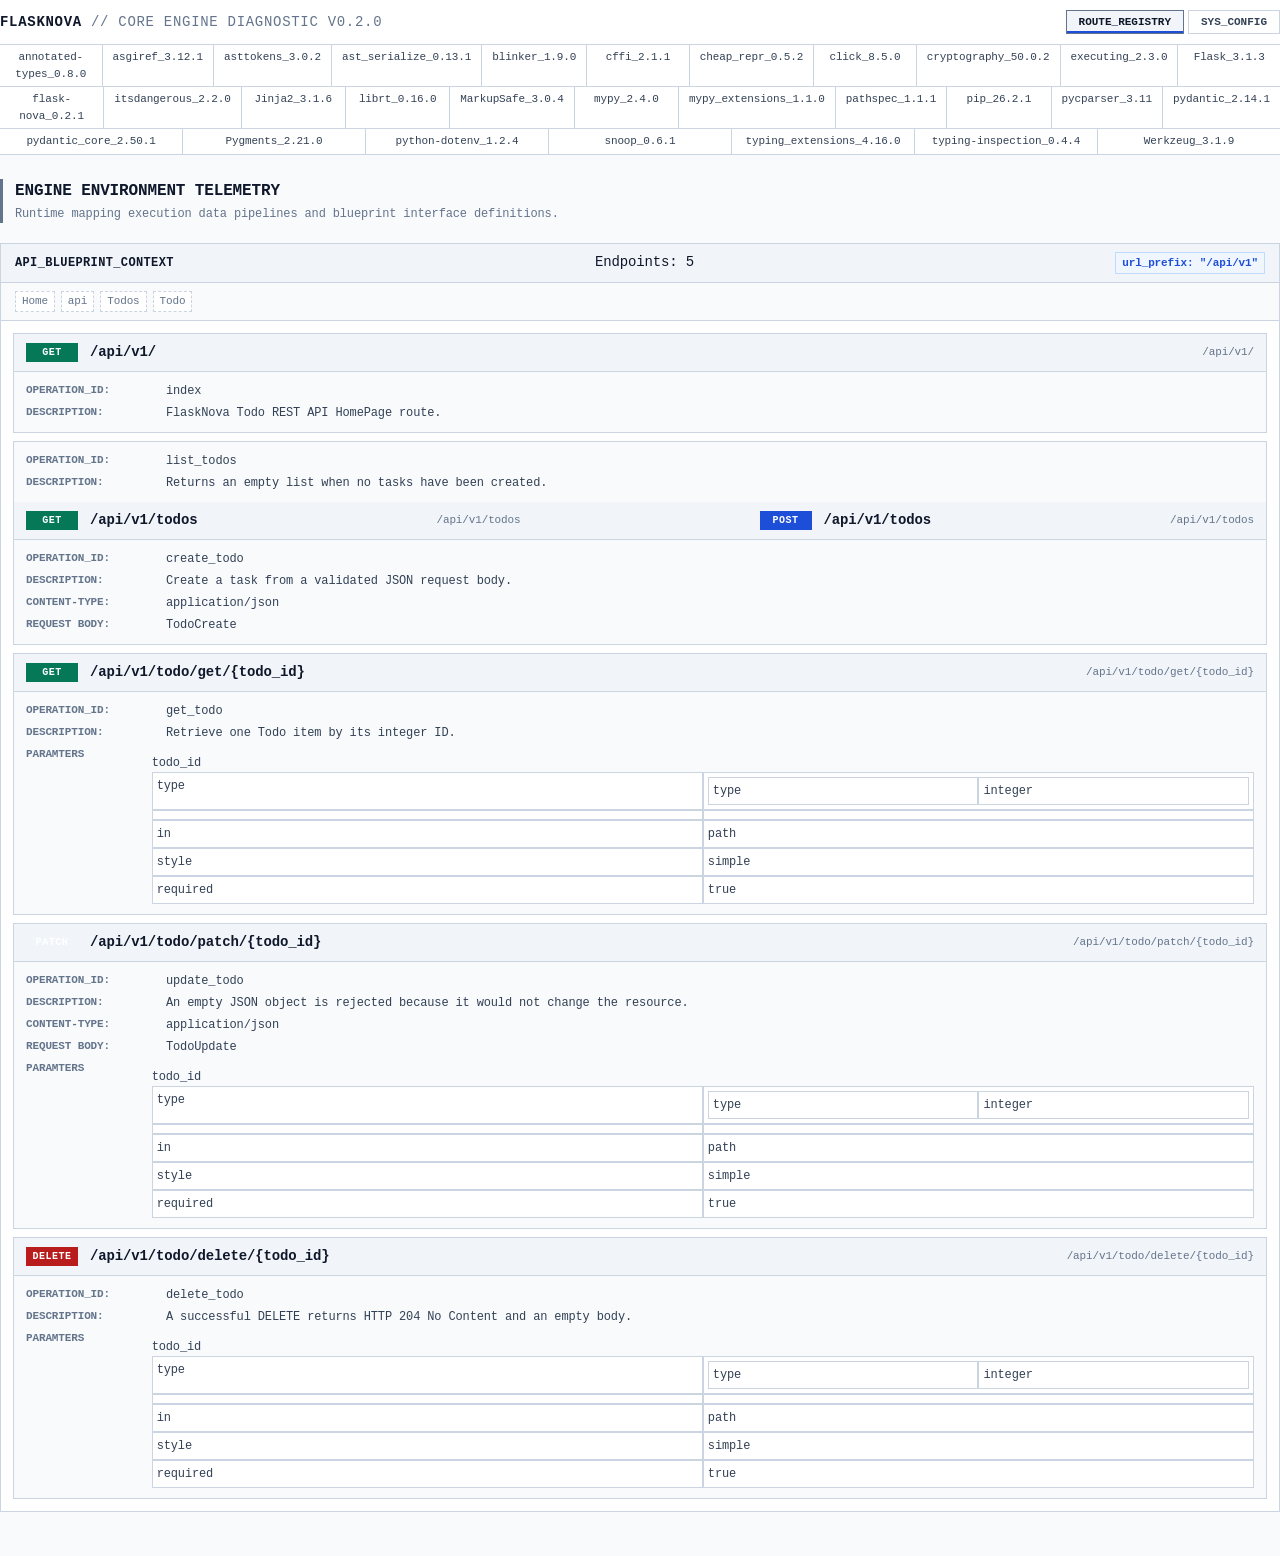
<file: src/flasknova/web/index.html>
<!doctype html>
<html lang="en">
	<head>
		<meta charset="UTF-8" />
		<meta name="viewport" content="width=device-width, initial-scale=1.0" />
		<title>FlaskNova Engine Diagnostics</title>

		<style>
			:root {
				/* System Light Palette */
				--bg-system: #f8fafc;
				--bg-surface: #ffffff;
				--bg-surface-elevated: #f1f5f9;
				--border-spec: #cbd5e1;
				--border-focus: #64748b;

				/* Technical Typography */
				--text-primary: #0f172a;
				--text-secondary: #334155;
				--text-muted: #64748b;

				/* HTTP Verb Badges (High Contrast Light) */
				--http-get: #047857;
				--http-post: #1d4ed8;
				--http-put: #b45309;
				--http-delete: #b91c1c;

				/* Token & Data Type Accents */
				--token-bool: #be123c;
				--token-num: #0284c7;
				--token-str: #047857;
				--token-obj: #6b21a8;
			}

			* {
				box-sizing: border-box;
				margin: 0;
				padding: 0;
			}

			body {
				font-family:
					ui-monospace, SFMono-Regular, Menlo, Monaco, Consolas,
					"Liberation Mono", "Courier New", monospace;
				background-color: var(--bg-system);
				color: var(--text-primary);
				font-size: 0.875rem;
				line-height: 1.5;
				letter-spacing: -0.01em;
			}

			.container {
				width: 100%;
				max-width: 1280px;
				margin: 0 auto;
				padding: 0 16px;
			}

			/* Header & System Toolbar */
			.engine-header {
				background-color: var(--bg-surface);
				border-bottom: 1px solid var(--border-spec);
				position: sticky;
				top: 0;
				z-index: 1000;
			}

			.navbar-core {
				display: flex;
				justify-content: space-between;
				align-items: center;
				padding: 10px 0;
			}

			.engine-id {
				font-weight: 700;
				color: var(--text-primary);
				text-transform: uppercase;
				letter-spacing: 0.05em;
			}

			.engine-id span {
				color: var(--text-muted);
				font-weight: 400;
			}

			.tab-engine {
				display: flex;
				gap: 4px;
			}

			.tab-engine button {
				background: var(--bg-surface);
				border: 1px solid var(--border-spec);
				color: var(--text-secondary);
				font-family: inherit;
				font-size: 11px;
				padding: 5px 12px;
				cursor: pointer;
				text-transform: uppercase;
				font-weight: 600;
				transition: all 0.1s ease;
			}

			.tab-engine button:hover {
				background-color: var(--bg-surface-elevated);
				border-color: var(--border-focus);
				color: var(--text-primary);
			}

			.tab-engine button.active-tab {
				background-color: var(--bg-surface-elevated);
				border-color: var(--border-focus);
				color: var(--text-primary);
				box-shadow: inset 0 -2px 0 var(--http-post);
			}

			.sys-matrix {
				display: flex;
				flex-wrap: wrap;
				gap: 1px;
				background-color: var(--border-spec);
				border-top: 1px solid var(--border-spec);
			}

			.sys-matrix span {
				background-color: var(--bg-surface);
				color: var(--text-secondary);
				padding: 4px 10px;
				font-size: 11px;
				text-align: center;
				flex: 1;
			}

			.view-frame {
				padding: 24px 0;
			}

			.hero-telemetry {
				margin-bottom: 20px;
				border-left: 3px solid var(--border-focus);
				padding-left: 12px;
			}

			.hero-telemetry h1 {
				font-size: 16px;
				font-weight: 700;
				text-transform: uppercase;
				margin-bottom: 2px;
			}

			.hero-telemetry p {
				color: var(--text-muted);
				font-size: 12px;
			}

			/* Modules & Components */
			.bp-module {
				background-color: var(--bg-surface);
				border: 1px solid var(--border-spec);
				margin-bottom: 20px;
			}

			.bp-meta-header {
				display: flex;
				flex-wrap: wrap;
				justify-content: space-between;
				align-items: center;
				background-color: var(--bg-surface-elevated);
				padding: 8px 14px;
				border-bottom: 1px solid var(--border-spec);
			}

			.bp-title {
				font-size: 12px;
				font-weight: 700;
				letter-spacing: 0.03em;
			}

			.prefix-token {
				background-color: #eff6ff;
				color: var(--http-post);
				border: 1px solid #bfdbfe;
				padding: 2px 6px;
				font-size: 11px;
				font-weight: 600;
			}

			.scope-tags {
				display: flex;
				flex-wrap: wrap;
				gap: 6px;
				padding: 8px 14px;
				background-color: var(--bg-system);
				border-bottom: 1px solid var(--border-spec);
			}

			.scope-node {
				font-size: 11px;
				color: var(--text-muted);
				border: 1px dashed var(--border-spec);
				background: var(--bg-surface);
				padding: 1px 6px;
			}

			.route-registry {
				padding: 12px;
				display: flex;
				flex-direction: column;
				gap: 8px;
			}

			.route-node {
				border: 1px solid var(--border-spec);
				background-color: var(--bg-surface);
			}

			.route-wireframe {
				display: flex;
				flex-wrap: wrap;
				justify-content: space-between;
				align-items: center;
				padding: 8px 12px;
				background-color: var(--bg-surface-elevated);
				border-bottom: 1px solid var(--border-spec);
			}

			.method-block {
				display: flex;
				align-items: center;
				gap: 12px;
			}

			.http-verb {
				font-size: 10px;
				font-weight: 700;
				padding: 2px 6px;
				color: #ffffff;
				min-width: 52px;
				text-align: center;
				letter-spacing: 0.05em;
			}

			.http-verb.get {
				background-color: var(--http-get);
			}
			.http-verb.post {
				background-color: var(--http-post);
			}
			.http-verb.put {
				background-color: var(--http-put);
			}
			.http-verb.delete {
				background-color: var(--http-delete);
			}

			.uri-path {
				font-weight: 700;
				color: var(--text-primary);
			}

			.dns-endpoint {
				font-size: 11px;
				color: var(--text-muted);
			}

			.payload-manifest {
				padding: 10px 12px;
				background-color: var(--bg-system);
			}

			.manifest-row {
				margin-bottom: 4px;
				color: var(--text-secondary);
				display: flex;
				font-size: 12px;
			}

			.manifest-row:last-child {
				margin-bottom: 0;
			}

			.schema-info {
				display: none;
			}

			.schema-info-hover {
				cursor: pointer;
				display: block;
				position: absolute;
				z-index: 10;
				background-color: var(--bg-surface);
				border: 1px solid var(--border-focus);
				box-shadow: 0 4px 12px rgba(0, 0, 0, 0.08);
				width: 50%;
				color: var(--text-primary);
				padding: 12px;
			}

			.manifest-key {
				font-weight: 600;
				width: 140px;
				text-transform: uppercase;
				color: var(--text-muted);
				font-size: 11px;
			}

			.manifest-data {
				width: 100%;
			}

			.nd {
				margin-top: 8px;
			}

			.nd div {
				display: flex;
				justify-content: space-around;
			}

			.nd span {
				border: 1px solid var(--border-spec);
				background: var(--bg-surface);
				flex: 1;
				padding: 4px;
			}

			.config-schema {
				background-color: var(--bg-surface);
				border: 1px solid var(--border-spec);
			}

			.schema-header {
				background-color: var(--bg-surface-elevated);
				padding: 8px 14px;
				border-bottom: 1px solid var(--border-spec);
				font-weight: 700;
				font-size: 11px;
				color: var(--text-muted);
				text-transform: uppercase;
			}

			.schema-grid {
				display: flex;
				flex-direction: column;
			}
			.schema-row {
				display: flex;
				justify-content: space-between;
				flex-wrap: wrap;
				border-bottom: 1px solid var(--border-spec);
				padding: 8px 14px;
				align-items: center;
				font-size: 12px;
			}
			.schema-row:last-child {
				border-bottom: none;
			}

			.param-key {
				font-weight: 600;
				color: var(--text-primary);
			}

			.token-boolean {
				color: var(--token-bool);
				font-weight: 700;
			}

			.token-object {
				color: var(--token-obj);
				background: #f3e8ff;
				border: 1px solid #e9d5ff;
				padding: 1px 4px;
			}

			.token-string {
				color: var(--token-str);
			}

			.token-number {
				color: var(--token-num);
			}

			.pane-state {
				display: none;
			}

			.pane-state.active-frame {
				display: block;
			}
		</style>
	</head>

	<body>
		<header class="engine-header">
			<div class="container navbar-core">
				<div class="engine-id">
					FlaskNova <span>// Core Engine Diagnostic v0.2.0</span>
				</div>
				<nav class="tab-engine">
					<button
						id="tab-bp"
						class="active-tab"
						onclick="toggleEnginePane('blueprint')"
					>
						Route_Registry
					</button>
					<button id="tab-cfg" onclick="toggleEnginePane('config')">
						Sys_Config
					</button>
				</nav>
			</div>
			<div id="sys-matx" class="sys-matrix"></div>
		</header>

		<main class="container view-frame">
			<section class="hero-telemetry">
				<h1>Engine Environment Telemetry</h1>
				<p>
					Runtime mapping execution data pipelines and blueprint interface
					definitions.
				</p>
			</section>

			<!-- ROUTE DICTIONARY VIEW PANEL -->
			<div id="pane-blueprint" class="pane-state active-frame"></div>

			<!-- CONFIG DATA MAP VIEW PANEL -->
			<div id="pane-config" class="pane-state">
				<section class="config-schema">
					<div class="schema-header">
						Application Runtime Environments Schema Mapping
					</div>
					<div id="runtime-config-target" class="schema-grid">
						<!-- Virtual injection of configuration structures via app.js -->
					</div>
				</section>
			</div>
		</main>

		<!-- <script src="./t.js"></script> -->

		<script>
			function toggleEnginePane(targetPane) {
				document
					.querySelectorAll(".pane-state")
					.forEach((el) => el.classList.remove("active-frame"));
				document
					.querySelectorAll(".tab-engine button")
					.forEach((el) => el.classList.remove("active-tab"));

				if (targetPane === "blueprint") {
					document
						.getElementById("pane-blueprint")
						.classList.add("active-frame");
					document.getElementById("tab-bp").classList.add("active-tab");
				} else {
					document.getElementById("pane-config").classList.add("active-frame");
					document.getElementById("tab-cfg").classList.add("active-tab");
				}
			}

			const BuildSchemaRow = (key, val) => {
				const row = document.createElement("div");
				row.classList.add("schema-row");

				const keyContainer = document.createElement("span");
				keyContainer.classList.add("param-key");
				keyContainer.textContent = key;

				const valContainer = document.createElement("span");

				if (typeof val === "boolean") {
					valContainer.classList.add("token-boolean");
				} else if (typeof val === "object" && val !== null) {
					valContainer.classList.add("token-object");
				} else if (typeof val === "string") {
					valContainer.classList.add("token-string");
				} else if (typeof val === "number") {
					valContainer.classList.add("token-number");
				}

				valContainer.textContent =
					typeof val === "object" ? JSON.stringify(val) : val;

				row.appendChild(keyContainer);
				row.appendChild(valContainer);
				return row;
			};

			const manifestNode = (key, data) => {
				const node = document.createElement("div");
				node.classList.add("manifest-row");

				const nodeKey = document.createElement("span");
				nodeKey.classList.add("manifest-key");
				nodeKey.textContent = key;

				const nodeData = document.createElement("span");
				nodeData.textContent = data;

				node.appendChild(nodeKey);
				node.appendChild(nodeData);
				return node;
			};

			const schemaInfoNode = (schemaName, schema) => {
				const schemaInfo = document.createElement("div");
				schemaInfo.classList.add("schema-info");

				const infoHeader = document.createElement("header");
				infoHeader.style.textAlign = "center";
				const schemaHeader = document.createElement("h2");

				const infoBody = document.createElement("div");

				schemaHeader.textContent = schemaName;
				infoHeader.appendChild(schemaHeader);

				if (Object.hasOwn(schema, "description")) {
					const schemaDes = document.createElement("p");
					schemaDes.textContent = schema.description;
					infoHeader.appendChild(schemaDes);
				}

				Object.entries(schema).forEach(([i, j]) => {
					const infoDiv = document.createElement("div");
					infoDiv.classList.add("schema-row");

					if (i != "description" && i != "title" && j !== null) {
						const schemaKey = document.createElement("div");
						const schemaData = document.createElement("div");
						schemaKey.textContent = i;

						if (Array.isArray(j)) {
							schemaData.classList.add("token-object");
							schemaData.textContent = j;
						} else if (typeof j === "object") {
							Object.entries(j).forEach(([y, z]) => {
								const yz = document.createElement("div");
								yz.classList.add("schema-row");

								const ky = document.createElement("span");
								const kz = document.createElement("span");
								kz.classList.add("token-object");
								ky.textContent = y;
								kz.textContent = JSON.stringify(z);
								yz.appendChild(ky);
								yz.appendChild(kz);
								schemaData.appendChild(yz);
							});
						} else if (typeof j === "string") {
							schemaData.classList.add("token-string");
							schemaData.textContent = j;
						}
						infoDiv.appendChild(schemaKey);
						infoDiv.appendChild(schemaData);
					}
					infoBody.appendChild(infoDiv);
				});
				schemaInfo.appendChild(infoHeader);
				schemaInfo.appendChild(infoBody);
				return schemaInfo;
			};

			const BuildRouteNode = (url, urlMeta, components) => {
				const node = document.createElement("div");
				node.classList.add("route-node");
				const wireframe = document.createElement("div");
				wireframe.classList.add("route-wireframe");

				Object.entries(urlMeta).forEach(([method, methodMeta]) => {
					const manifestArea = document.createElement("div");
					manifestArea.classList.add("payload-manifest");

					manifestArea.appendChild(
						manifestNode("Operation_ID:", methodMeta.operationId),
					);

					const hasDescription = Object.hasOwn(methodMeta, "description");
					const hasRequestBody = Object.hasOwn(methodMeta, "requestBody");
					const hasParameter = Object.hasOwn(methodMeta, "parameters");

					hasDescription &&
						manifestArea.appendChild(
							manifestNode("Description:", methodMeta.description),
						);

					if (hasRequestBody) {
						const content = methodMeta.requestBody.content;

						Object.entries(content).forEach(([contentType, contentObj]) => {
							const hasSchema = Object.hasOwn(contentObj, "schema");

							manifestArea.appendChild(
								manifestNode("Content-Type:", contentType),
							);

							if (hasSchema && Object.hasOwn(contentObj["schema"], "$ref")) {
								const schemaName = contentObj["schema"]["$ref"].split("/")[3];
								const cmpn = JSON.parse(components);

								const schema = cmpn.schemas[schemaName];

								const node = document.createElement("div");
								node.classList.add("manifest-row");
								const schemaInfo = document.createElement("div");
								schemaInfo.classList.add("schema-info");

								const nk = document.createElement("span");
								nk.classList.add("manifest-key");
								nk.textContent = "Request Body:";

								const nd = document.createElement("span");
								nd.textContent = schemaName;

								schemaInfo.innerHTML = schemaInfoNode(
									schemaName,
									schema,
								).getHTML();
								node.appendChild(nk);
								node.appendChild(nd);
								node.appendChild(schemaInfo);

								nd.addEventListener("mouseenter", () => {
									schemaInfo.className = "schema-info-hover";
								});
								schemaInfo.addEventListener("mouseleave", () => {
									schemaInfo.className = "schema-info";
								});
								manifestArea.appendChild(node);
							}
						});
					}
					if (hasParameter) {
						const node = document.createElement("div");
						node.classList.add("manifest-row");

						const nodeKey = document.createElement("span");
						nodeKey.classList.add("manifest-key");
						nodeKey.textContent = "Paramters";

						const prop = methodMeta.parameters;

						node.appendChild(nodeKey);

						const nodeData = document.createElement("span");
						nodeData.classList.add("manifest-data");

						prop.forEach((path) => {
							const nd = document.createElement("div");
							nd.classList.add("nd");
							nd.textContent = path.name;

							Object.entries(path).forEach(([k, v]) => {
								const kd = document.createElement("div");
								const rk = document.createElement("span");
								const rd = document.createElement("span");

								if (k != "name") {
									rk.textContent = k;
									if (typeof v === "object") {
										const sn = document.createElement("div");
										Object.entries(v).forEach(([k, v]) => {
											const ss = document.createElement("span");
											ss.textContent = k;
											const sd = document.createElement("span");
											sd.textContent = v;

											sn.appendChild(ss);
											sn.appendChild(sd);
										});

										rd.appendChild(sn);
									} else {
										rd.textContent = v;
									}
								}

								kd.appendChild(rk);
								kd.appendChild(rd);
								nd.appendChild(kd);
							});

							nodeData.appendChild(nd);
							node.appendChild(nodeData);
							manifestArea.appendChild(node);
						});
					}
					// todo: response schema

					const methodBlock = document.createElement("div");
					methodBlock.classList.add("method-block");

					const httpVerbBadge = document.createElement("span");
					httpVerbBadge.classList.add("http-verb", method.toLowerCase());
					httpVerbBadge.textContent = method.toUpperCase();

					const pathText = document.createElement("span");
					pathText.classList.add("uri-path");
					pathText.textContent = url;

					methodBlock.appendChild(httpVerbBadge);
					methodBlock.appendChild(pathText);

					const dnsEndpointCode = document.createElement("span");
					dnsEndpointCode.classList.add("dns-endpoint");
					dnsEndpointCode.textContent = url;

					wireframe.appendChild(methodBlock);
					wireframe.appendChild(dnsEndpointCode);

					node.appendChild(wireframe);
					node.appendChild(manifestArea);
				});

				return node;
			};

			const BPModule = (title, urlPrefix, tags, strPath, components) => {
				const paths = JSON.parse(strPath);
				const sec = document.createElement("section");
				sec.classList.add("bp-module");

				const scope = document.createElement("div");
				scope.classList.add("scope-tags");

				const metaHead = document.createElement("div");
				metaHead.classList.add("bp-meta-header");

				const routeRegistry = document.createElement("div");
				routeRegistry.classList.add("route-registry");

				metaHead.innerHTML = `
                    <div class="bp-title">${title.toUpperCase()}_BLUEPRINT_CONTEXT</div>
                    <span>Endpoints: ${Object.keys(paths).length}</span>
                    <span class="prefix-token">url_prefix: "${urlPrefix}"</span>
                    `;
				tags.forEach((tag) => {
					const scopeNode = document.createElement("span");
					scopeNode.classList.add("scope-node");
					scopeNode.textContent = tag;
					scope.appendChild(scopeNode);
				});
				sec.appendChild(metaHead);
				sec.appendChild(scope);

				Object.entries(paths).forEach(([url, urlMeta]) => {
					routeRegistry.appendChild(BuildRouteNode(url, urlMeta, components));
				});
				sec.appendChild(routeRegistry);

				return sec;
			};
			window.addEventListener("DOMContentLoaded", () => {
				const configTarget = document.getElementById("runtime-config-target");
				const sysMatx = document.getElementById("sys-matx");

				Object.entries({
					DEBUG: false,
					TESTING: false,
					PROPAGATE_EXCEPTIONS: null,
					SECRET_KEY: "***********",
					SECRET_KEY_FALLBACKS: "***********",
					PERMANENT_SESSION_LIFETIME: "31 days, 0:00:00",
					USE_X_SENDFILE: false,
					TRUSTED_HOSTS: null,
					SERVER_NAME: null,
					APPLICATION_ROOT: "/",
					SESSION_COOKIE_NAME: "session",
					SESSION_COOKIE_DOMAIN: null,
					SESSION_COOKIE_PATH: null,
					SESSION_COOKIE_HTTPONLY: true,
					SESSION_COOKIE_SECURE: false,
					SESSION_COOKIE_PARTITIONED: false,
					SESSION_COOKIE_SAMESITE: null,
					SESSION_REFRESH_EACH_REQUEST: true,
					MAX_CONTENT_LENGTH: null,
					MAX_FORM_MEMORY_SIZE: 500000,
					MAX_FORM_PARTS: 1000,
					SEND_FILE_MAX_AGE_DEFAULT: null,
					TRAP_BAD_REQUEST_ERRORS: null,
					TRAP_HTTP_EXCEPTIONS: false,
					EXPLAIN_TEMPLATE_LOADING: false,
					PREFERRED_URL_SCHEME: "http",
					TEMPLATES_AUTO_RELOAD: null,
					MAX_COOKIE_SIZE: 4093,
					PROVIDE_AUTOMATIC_OPTIONS: true,
					ANSI_COLOR_JSON_LOG: true,
					FLASKNOVA_ENABLED_DOCS: true,
					FLASKNOVA_REDOC_ROUTE: "/redoc",
					FLASKNOVA_SCALAR_ROUTE: "/scalar",
					FLASKNOVA_SWAGGER_ROUTE: "/docs",
				}).forEach(([k, v]) => configTarget.appendChild(BuildSchemaRow(k, v)));

				Object.entries({
					"annotated-types": "0.8.0",
					asgiref: "3.12.1",
					asttokens: "3.0.2",
					ast_serialize: "0.13.1",
					blinker: "1.9.0",
					cffi: "2.1.1",
					cheap_repr: "0.5.2",
					click: "8.5.0",
					cryptography: "50.0.2",
					executing: "2.3.0",
					Flask: "3.1.3",
					"flask-nova": "0.2.1",
					itsdangerous: "2.2.0",
					Jinja2: "3.1.6",
					librt: "0.16.0",
					MarkupSafe: "3.0.4",
					mypy: "2.4.0",
					mypy_extensions: "1.1.0",
					pathspec: "1.1.1",
					pip: "26.2.1",
					pycparser: "3.11",
					pydantic: "2.14.1",
					pydantic_core: "2.50.1",
					Pygments: "2.21.0",
					"python-dotenv": "1.2.4",
					snoop: "0.6.1",
					typing_extensions: "4.16.0",
					"typing-inspection": "0.4.4",
					Werkzeug: "3.1.9",
				}).forEach(([k, v]) => {
					const spn = document.createElement("span");
					spn.textContent = `${k}_${v}`;
					sysMatx.appendChild(spn);
				});
				const panBlueprint = document.getElementById("pane-blueprint");

				[
					{
						title: "api",
						urlPrefix: "/api/v1",
						tags: ["Home", "api", "Todos", "Todo"],
						paths:
							'{"/api/v1/": {"get": {"tags": ["Home", "api", "api"], "summary": "HomePage route.", "description": "FlaskNova Todo REST API HomePage route.", "operationId": "index"}}, "/api/v1/todos": {"get": {"tags": ["Todos", "api", "api"], "summary": "List every Todo item, ordered by ascending ID.", "description": "Returns an empty list when no tasks have been created.", "operationId": "list_todos"}, "post": {"tags": ["Todos", "api", "api"], "summary": "Create a Todo", "description": "Create a task from a validated JSON request body.", "operationId": "create_todo", "requestBody": {"content": {"application/json": {"schema": {"$ref": "#/components/schemas/TodoCreate"}}}, "required": true}}}, "/api/v1/todo/get/{todo_id}": {"get": {"tags": ["Todo", "api", "api"], "summary": "Retrieve one Todo item by its integer ID.", "description": "Retrieve one Todo item by its integer ID.", "operationId": "get_todo", "parameters": [{"type": {"type": "integer"}, "name": "todo_id", "in": "path", "style": "simple", "required": true}]}}, "/api/v1/todo/patch/{todo_id}": {"patch": {"tags": ["Todo", "api", "api"], "summary": "Update only the fields supplied in the request body.", "description": "An empty JSON object is rejected because it would not change the resource.", "operationId": "update_todo", "parameters": [{"type": {"type": "integer"}, "name": "todo_id", "in": "path", "style": "simple", "required": true}], "requestBody": {"content": {"application/json": {"schema": {"$ref": "#/components/schemas/TodoUpdate"}}}, "required": true}}}, "/api/v1/todo/delete/{todo_id}": {"delete": {"tags": ["Todo", "api", "api"], "summary": "Delete one Todo item.", "description": "A successful DELETE returns HTTP 204 No Content and an empty body.", "operationId": "delete_todo", "parameters": [{"type": {"type": "integer"}, "name": "todo_id", "in": "path", "style": "simple", "required": true}]}}}',
						components:
							'{"schemas": {"TodoListResponse": {"$defs": {"TodoResponse": {"description": "Describe the public JSON representation of a Todo item.", "properties": {"id": {"description": "Unique task identifier", "title": "Id", "type": "integer"}, "title": {"description": "Short task title", "title": "Title", "type": "string"}, "description": {"description": "Task details", "title": "Description", "type": "string"}, "completed": {"description": "Completion state", "title": "Completed", "type": "boolean"}, "created_at": {"description": "Creation timestamp in UTC", "format": "date-time", "title": "Created At", "type": "string"}, "updated_at": {"description": "Last update timestamp in UTC", "format": "date-time", "title": "Updated At", "type": "string"}}, "required": ["id", "title", "description", "completed", "created_at", "updated_at"], "title": "TodoResponse", "type": "object"}}, "description": "Describe the JSON envelope returned when listing tasks.", "properties": {"items": {"items": {"$ref": "#/components/schemas/TodoResponse"}, "title": "Items", "type": "array"}, "count": {"title": "Count", "type": "integer"}}, "required": ["items", "count"], "title": "TodoListResponse", "type": "object"}, "TodoCreate": {"additionalProperties": false, "description": "Validate the JSON body required to create a Todo item.", "properties": {"title": {"description": "Short task title", "maxLength": 120, "minLength": 1, "title": "Title", "type": "string"}, "description": {"default": "", "description": "Optional details about the task", "maxLength": 2000, "title": "Description", "type": "string"}}, "required": ["title"], "title": "TodoCreate", "type": "object"}, "TodoResponse": {"description": "Describe the public JSON representation of a Todo item.", "properties": {"id": {"description": "Unique task identifier", "title": "Id", "type": "integer"}, "title": {"description": "Short task title", "title": "Title", "type": "string"}, "description": {"description": "Task details", "title": "Description", "type": "string"}, "completed": {"description": "Completion state", "title": "Completed", "type": "boolean"}, "created_at": {"description": "Creation timestamp in UTC", "format": "date-time", "title": "Created At", "type": "string"}, "updated_at": {"description": "Last update timestamp in UTC", "format": "date-time", "title": "Updated At", "type": "string"}}, "required": ["id", "title", "description", "completed", "created_at", "updated_at"], "title": "TodoResponse", "type": "object"}, "TodoUpdate": {"additionalProperties": false, "description": "Validate a partial Todo update submitted through PATCH.", "properties": {"title": {"anyOf": [{"maxLength": 120, "minLength": 1, "type": "string"}, {"type": "null"}], "default": null, "description": "Replacement title", "title": "Title"}, "description": {"anyOf": [{"maxLength": 2000, "type": "string"}, {"type": "null"}], "default": null, "description": "Replacement description", "title": "Description"}, "completed": {"anyOf": [{"type": "boolean"}, {"type": "null"}], "default": null, "description": "Whether the task is completed", "title": "Completed"}}, "title": "TodoUpdate", "type": "object"}}}',
					},
				].forEach((bp) => {
					panBlueprint.appendChild(
						BPModule(bp.title, bp.urlPrefix, bp.tags, bp.paths, bp.components),
					);
				});
			});
		</script>
	</body>
</html>
</file>
